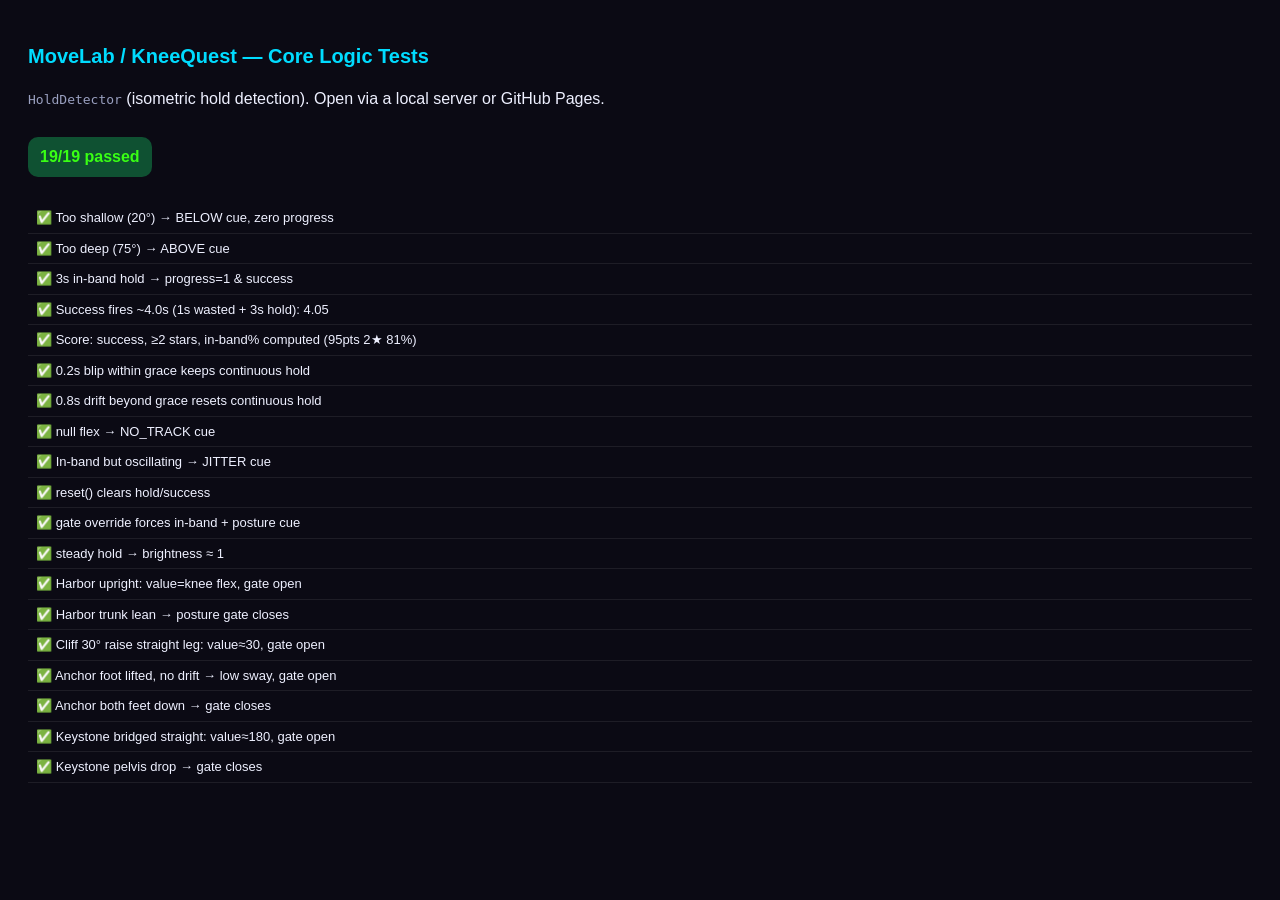
<file: tests/test.html>
<!DOCTYPE html>
<html lang="en">
<head>
<meta charset="UTF-8"/>
<meta name="viewport" content="width=device-width, initial-scale=1"/>
<title>MoveLab — Core Logic Tests</title>
<style>
  body{font-family:-apple-system,Segoe UI,Roboto,sans-serif;background:#0b0a14;color:#eef0ff;padding:20px;line-height:1.5}
  h1{font-size:20px;color:#00dcff}
  #summary{font-size:16px;font-weight:800;margin:10px 0;padding:8px 12px;border-radius:10px;display:inline-block}
  .ok{background:#0f5132;color:#39ff14} .bad{background:#5c1a26;color:#ff6b81}
  ul{list-style:none;padding:0} li{padding:5px 8px;border-bottom:1px solid #ffffff14;font-size:13px}
  .p::before{content:"✅ ";} .f::before{content:"❌ ";color:#ff3250}
  .f{color:#ff6b81}
  code{color:#9aa0c0}
</style>
</head>
<body>
<h1>MoveLab / KneeQuest — Core Logic Tests</h1>
<p><code>HoldDetector</code> (isometric hold detection). Open via a local server or GitHub Pages.</p>
<div id="summary">running…</div>
<ul id="list"></ul>

<script type="module">
import { HoldDetector, FB } from "../js/holdDetector.js";
import { BEACONS } from "../js/beacons.js";

const results=[];
const T=(name,cond)=>results.push([name,!!cond]);

// helper: drive the detector at 20 fps
function driver(det){ let t=0; return (flex,secs)=>{let s;for(let i=0;i<Math.round(secs/0.05);i++){t+=0.05;s=det.update(flex,t);}return s;}; }

// 1. below-band cue + no progress
{ const d=new HoldDetector({target:45,band:10,holdSecs:3}); const run=driver(d);
  const s=run(20,1.0);
  T("Too shallow (20°) → BELOW cue, zero progress", !s.inBand && s.feedback===FB.BELOW && s.holdTime===0); }

// 2. above-band cue
{ const d=new HoldDetector({target:45,band:10,holdSecs:3}); const run=driver(d);
  const s=run(75,1.0);
  T("Too deep (75°) → ABOVE cue", !s.inBand && s.feedback===FB.ABOVE); }

// 3. steady hold reaches success at the right time
{ const d=new HoldDetector({target:45,band:10,holdSecs:3}); let t=0,at=null;
  const run=(f,secs)=>{let s;for(let i=0;i<Math.round(secs/0.05);i++){t+=0.05;s=d.update(f,t);if(s.justSucceeded)at=+t.toFixed(2);}return s;};
  run(20,1.0); const s=run(45,3.5);
  T("3s in-band hold → progress=1 & success", s.progress===1 && d.score().success);
  T("Success fires ~4.0s (1s wasted + 3s hold): "+at, at>=3.9 && at<=4.2); }

// 4. scoring: stars + in-band %
{ const d=new HoldDetector({target:45,band:10,holdSecs:3}); const run=driver(d);
  run(20,1.0); run(45,4.0); const sc=d.score();
  T("Score: success, ≥2 stars, in-band% computed ("+sc.points+"pts "+sc.stars+"★ "+sc.inBandPct+"%)",
    sc.success && sc.stars>=2 && sc.inBandPct>0); }

// 5. grace tolerates a brief blip
{ const d=new HoldDetector({target:45,band:10,holdSecs:3,graceMs:450}); const run=driver(d);
  run(45,2.5); const before=d.holdTime; run(70,0.2); const after=d.holdTime;
  T("0.2s blip within grace keeps continuous hold", after>=before-1e-6); }

// 6. long drift resets continuous hold
{ const d=new HoldDetector({target:45,band:10,holdSecs:3,graceMs:450}); const run=driver(d);
  run(45,2.5); run(70,0.8);
  T("0.8s drift beyond grace resets continuous hold", d.holdTime===0); }

// 7. lost tracking → NO_TRACK
{ const d=new HoldDetector({}); T("null flex → NO_TRACK cue", d.update(null,0.05).feedback===FB.NO_TRACK); }

// 8. jitter cue when in-band but unsteady
{ const d=new HoldDetector({target:45,band:15,holdSecs:5,jitterTol:4}); let t=0,s;
  for(let i=0;i<60;i++){t+=0.05; s=d.update(45 + (i%2?10:-10), t);}  // oscillate ±10 inside band
  T("In-band but oscillating → JITTER cue", s.feedback===FB.JITTER); }

// 9. reset() clears state
{ const d=new HoldDetector({target:45,band:10,holdSecs:3}); const run=driver(d);
  run(45,3.5); d.reset();
  T("reset() clears hold/success", d.holdTime===0 && d.score().success===false); }

// 10. gate override forces in-band + custom feedback (posture/sway beacons)
{ const d=new HoldDetector({target:60,band:12,holdSecs:2}); let t=0,s;
  for(let i=0;i<20;i++){t+=0.05; s=d.update(90,t,{gate:true,feedback:FB.POSTURE});}   // 90 is out-of-band, gate forces IN
  T("gate override forces in-band + posture cue", s.inBand===true && s.feedback===FB.POSTURE && s.holdTime>0.8); }

// 11. brightness: steady hold → ~1, jittery → lower
{ const d=new HoldDetector({target:60,band:12,holdSecs:3}); let t=0,s;
  for(let i=0;i<40;i++){t+=0.05; s=d.update(60,t);}
  T("steady hold → brightness ≈ 1", s.brightness>0.9); }

// ── STEADFAST beacon sensing (synthetic landmark frames) ──
const asp=16/9;
const LM=()=>{const a=[];for(let i=0;i<33;i++)a[i]={x:0.5,y:0.5,z:0,visibility:0.9};return a;};
const put=(a,i,x,y)=>a[i]={x,y,z:0,visibility:0.9};

// 12. Harbor (wall sit): value = knee flex; upright trunk passes, big lean fails
{ const a=LM(); put(a,11,0.45,0.30);put(a,12,0.55,0.30);put(a,23,0.45,0.55);put(a,24,0.55,0.55);
  const r=BEACONS.harbor.compute({sm:a,asp,knee:{activeFlex:62,activeConf:.9,active:'L',near:'L'},hipC:{x:.5,y:.55,v:.9}});
  T("Harbor upright: value=knee flex, gate open", r.valid && Math.round(r.value)===62 && r.gate===undefined);
  const a2=LM(); put(a2,11,0.28,0.32);put(a2,12,0.38,0.32);put(a2,23,0.52,0.55);put(a2,24,0.62,0.55);
  const r2=BEACONS.harbor.compute({sm:a2,asp,knee:{activeFlex:62,activeConf:.9,active:'L',near:'L'},hipC:{x:.57,y:.55,v:.9}});
  T("Harbor trunk lean → posture gate closes", r2.gate===false); }

// 13. Cliff (SLR): thigh elevation; straight-knee gate
{ const c=LM(); put(c,23,0.40,0.50);put(c,25,0.40+0.20/asp,0.50-0.1155);put(c,27,0.40+0.40/asp,0.50-0.231);
  const r=BEACONS.cliff.compute({sm:c,asp,knee:{near:'L',active:'L'}});
  T("Cliff 30° raise straight leg: value≈30, gate open", Math.abs(r.value-30)<6 && r.gate===undefined); }

// 14. Anchor (single-leg): sway; foot-lift gate
{ const a=LM(); put(a,27,0.45,0.90);put(a,28,0.55,0.70);
  const r=BEACONS.anchor.compute({sm:a,asp,hipC:{x:.5,y:.5,v:.9},baseline:{x:.5,y:.5}});
  T("Anchor foot lifted, no drift → low sway, gate open", r.valid && r.value<1 && r.gate===undefined);
  const a2=LM(); put(a2,27,0.50,0.88);put(a2,28,0.55,0.88);
  const r2=BEACONS.anchor.compute({sm:a2,asp,hipC:{x:.5,y:.5,v:.9},baseline:{x:.5,y:.5}});
  T("Anchor both feet down → gate closes", r2.gate===false); }

// 15. Keystone (bridge): hip-extension angle; pelvis-level gate
{ const a=LM(); put(a,11,0.20,0.55);put(a,23,0.45,0.55);put(a,25,0.70,0.55);put(a,24,0.45,0.55);
  const r=BEACONS.keystone.compute({sm:a,asp,knee:{near:'L',active:'L'}});
  T("Keystone bridged straight: value≈180, gate open", r.valid && r.value>165 && r.gate===undefined);
  const a2=LM(); put(a2,11,0.20,0.55);put(a2,23,0.45,0.55);put(a2,25,0.70,0.55);put(a2,24,0.45,0.72);
  const r2=BEACONS.keystone.compute({sm:a2,asp,knee:{near:'L',active:'L'}});
  T("Keystone pelvis drop → gate closes", r2.gate===false); }

// render
const pass=results.filter(r=>r[1]).length, total=results.length;
const sum=document.getElementById("summary");
sum.textContent=`${pass}/${total} passed`;
sum.className = pass===total ? "ok" : "bad";
const ul=document.getElementById("list");
for(const [n,ok] of results){ const li=document.createElement("li"); li.className=ok?"p":"f"; li.textContent=n; ul.appendChild(li); }
console.log(`Core tests: ${pass}/${total} passed`);
</script>
</body>
</html>
</file>
